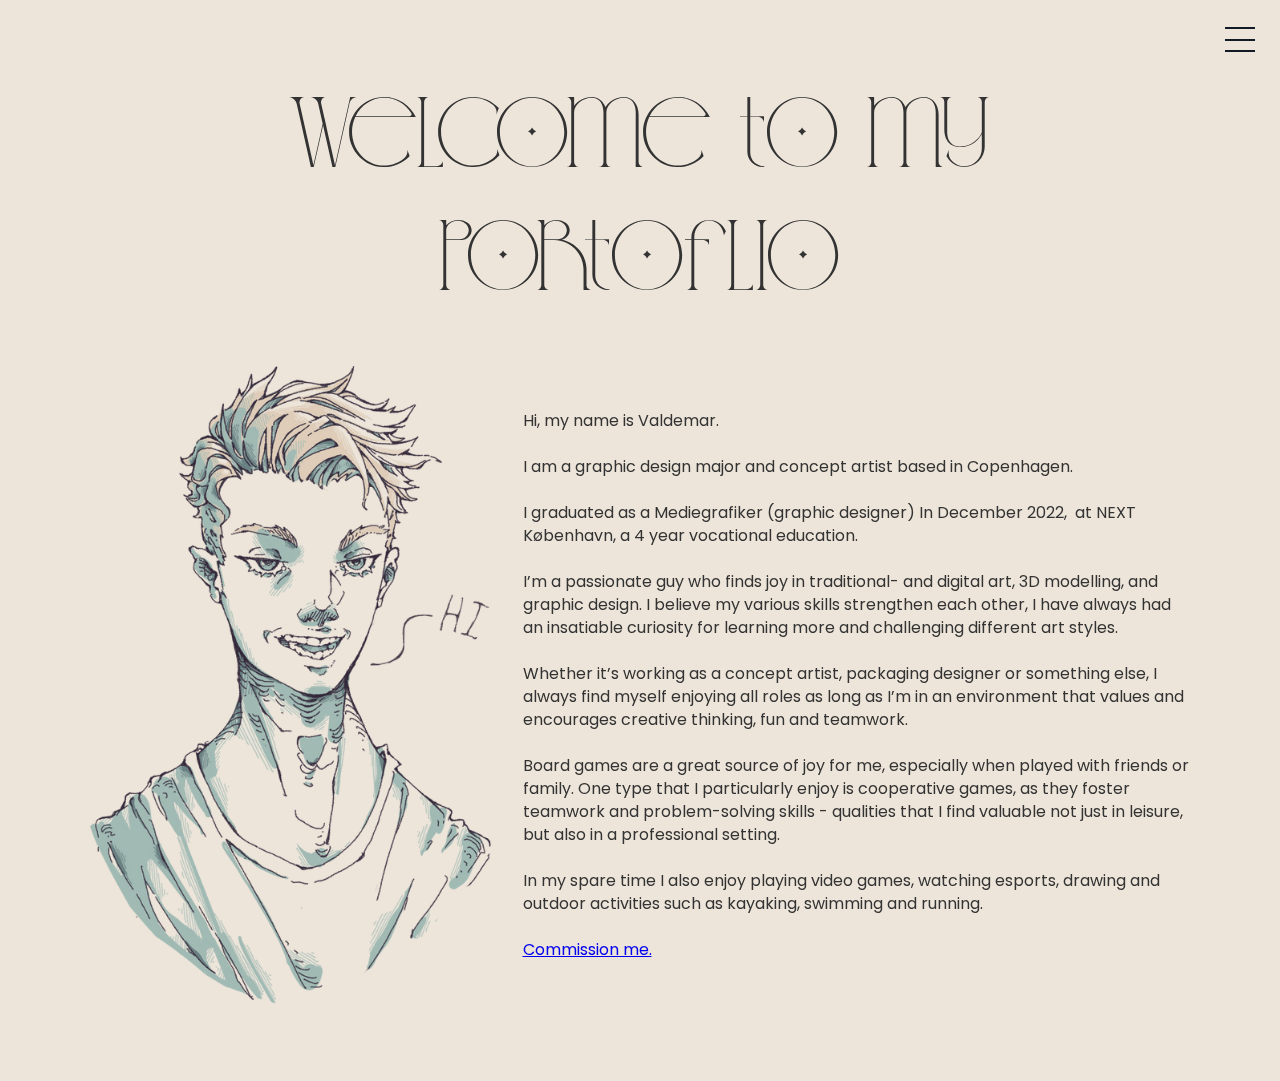
<file: index.html>
<!DOCTYPE html><!--  This site was created in Webflow. https://www.webflow.com  -->
<!--  Last Published: Tue Oct 03 2023 21:58:03 GMT+0000 (Coordinated Universal Time)  -->
<html data-wf-page="6385c7d5052ec6393c636719" data-wf-site="6385c7d5052ec6098f636718">
<head>
  <meta charset="utf-8">
  <title>Valdemar Sandblad</title>
  <meta content="width=device-width, initial-scale=1" name="viewport">
  <meta content="Webflow" name="generator">
  <link href="css/normalize.css" rel="stylesheet" type="text/css">
  <link href="css/webflow.css" rel="stylesheet" type="text/css">
  <link href="css/valdemar-sandblad.webflow.css" rel="stylesheet" type="text/css">
  <style>@media (min-width:992px) {html.w-mod-js:not(.w-mod-ix) [data-w-id="9e4a1d37-6441-8f1a-ed0b-c4c9593681ec"] {opacity:1;}html.w-mod-js:not(.w-mod-ix) [data-w-id="9e4a1d37-6441-8f1a-ed0b-c4c9593681ea"] {opacity:0;}html.w-mod-js:not(.w-mod-ix) [data-w-id="9e4a1d37-6441-8f1a-ed0b-c4c9593681fe"] {opacity:1;}html.w-mod-js:not(.w-mod-ix) [data-w-id="9e4a1d37-6441-8f1a-ed0b-c4c9593681fc"] {opacity:0;}html.w-mod-js:not(.w-mod-ix) [data-w-id="9e4a1d37-6441-8f1a-ed0b-c4c959368207"] {opacity:1;}html.w-mod-js:not(.w-mod-ix) [data-w-id="9e4a1d37-6441-8f1a-ed0b-c4c959368205"] {opacity:0;}html.w-mod-js:not(.w-mod-ix) [data-w-id="9e4a1d37-6441-8f1a-ed0b-c4c9593681f3"] {opacity:1;}html.w-mod-js:not(.w-mod-ix) [data-w-id="9e4a1d37-6441-8f1a-ed0b-c4c9593681f5"] {opacity:0;}}@media (max-width:991px) and (min-width:768px) {html.w-mod-js:not(.w-mod-ix) [data-w-id="9e4a1d37-6441-8f1a-ed0b-c4c9593681ec"] {opacity:1;}html.w-mod-js:not(.w-mod-ix) [data-w-id="9e4a1d37-6441-8f1a-ed0b-c4c9593681ea"] {opacity:0;}html.w-mod-js:not(.w-mod-ix) [data-w-id="9e4a1d37-6441-8f1a-ed0b-c4c9593681fe"] {opacity:1;}html.w-mod-js:not(.w-mod-ix) [data-w-id="9e4a1d37-6441-8f1a-ed0b-c4c9593681fc"] {opacity:0;}html.w-mod-js:not(.w-mod-ix) [data-w-id="9e4a1d37-6441-8f1a-ed0b-c4c959368207"] {opacity:1;}html.w-mod-js:not(.w-mod-ix) [data-w-id="9e4a1d37-6441-8f1a-ed0b-c4c959368205"] {opacity:0;}html.w-mod-js:not(.w-mod-ix) [data-w-id="9e4a1d37-6441-8f1a-ed0b-c4c9593681f3"] {opacity:1;}html.w-mod-js:not(.w-mod-ix) [data-w-id="9e4a1d37-6441-8f1a-ed0b-c4c9593681f5"] {opacity:0;}}</style>
  <script type="text/javascript">!function(o,c){var n=c.documentElement,t=" w-mod-";n.className+=t+"js",("ontouchstart"in o||o.DocumentTouch&&c instanceof DocumentTouch)&&(n.className+=t+"touch")}(window,document);</script>
  <link href="images/favicon.png" rel="shortcut icon" type="image/x-icon">
  <link href="images/webclip.png" rel="apple-touch-icon">
</head>
<body class="body">
  <div class="nav---burger-3">
    <a href="#" class="link-block-3 w-inline-block">
      <div data-w-id="9e4a1d37-6441-8f1a-ed0b-c4c9593681e0" class="nav---burger---button-3">
        <div data-w-id="9e4a1d37-6441-8f1a-ed0b-c4c9593681e1" class="line-3"></div>
        <div data-w-id="9e4a1d37-6441-8f1a-ed0b-c4c9593681e2" class="line-3"></div>
        <div data-w-id="9e4a1d37-6441-8f1a-ed0b-c4c9593681e3" class="line-3"></div>
      </div>
    </a>
  </div>
  <div style="opacity:0" class="nav---blur-3"></div>
  <div class="nav-3">
    <div class="nav---slabs">
      <div class="div-block-34"></div>
      <a href="/index.html" class="link-block-5 w-inline-block">
        <div data-w-id="9e4a1d37-6441-8f1a-ed0b-c4c9593681e9" class="eh">
          <h1 data-w-id="9e4a1d37-6441-8f1a-ed0b-c4c9593681ea" class="nav---text---hover">HI</h1>
          <h1 data-w-id="9e4a1d37-6441-8f1a-ed0b-c4c9593681ec" style="-webkit-transform:translate3d(0vw, 0, 0) scale3d(1, 1, 1) rotateX(0) rotateY(0) rotateZ(0) skew(0, 0);-moz-transform:translate3d(0vw, 0, 0) scale3d(1, 1, 1) rotateX(0) rotateY(0) rotateZ(0) skew(0, 0);-ms-transform:translate3d(0vw, 0, 0) scale3d(1, 1, 1) rotateX(0) rotateY(0) rotateZ(0) skew(0, 0);transform:translate3d(0vw, 0, 0) scale3d(1, 1, 1) rotateX(0) rotateY(0) rotateZ(0) skew(0, 0)" class="nav---text---active">home</h1>
        </div>
      </a>
      <link rel="prefetch" href="/index.html">
      <div data-w-id="9e4a1d37-6441-8f1a-ed0b-c4c9593681ee" style="-webkit-transform:translate3d(200vw, 0, 0) scale3d(1, 1, 1) rotateX(0) rotateY(0) rotateZ(0) skew(0, 0);-moz-transform:translate3d(200vw, 0, 0) scale3d(1, 1, 1) rotateX(0) rotateY(0) rotateZ(0) skew(0, 0);-ms-transform:translate3d(200vw, 0, 0) scale3d(1, 1, 1) rotateX(0) rotateY(0) rotateZ(0) skew(0, 0);transform:translate3d(200vw, 0, 0) scale3d(1, 1, 1) rotateX(0) rotateY(0) rotateZ(0) skew(0, 0)" class="div-block-35"></div>
    </div>
    <div class="nav---slabs">
      <div class="div-block-34"></div>/valdemar-sandblad-graphic-design
      <a href="/graphic-design.html" class="link-block-5 w-inline-block">
        <div data-w-id="9e4a1d37-6441-8f1a-ed0b-c4c9593681f2" class="eh">
          <h1 data-w-id="9e4a1d37-6441-8f1a-ed0b-c4c9593681f3" style="-webkit-transform:translate3d(200vw, 0, 0) scale3d(1, 1, 1) rotateX(0) rotateY(0) rotateZ(0) skew(0, 0);-moz-transform:translate3d(200vw, 0, 0) scale3d(1, 1, 1) rotateX(0) rotateY(0) rotateZ(0) skew(0, 0);-ms-transform:translate3d(200vw, 0, 0) scale3d(1, 1, 1) rotateX(0) rotateY(0) rotateZ(0) skew(0, 0);transform:translate3d(200vw, 0, 0) scale3d(1, 1, 1) rotateX(0) rotateY(0) rotateZ(0) skew(0, 0)" class="nav---text---active">graphic design</h1>
          <h1 data-w-id="9e4a1d37-6441-8f1a-ed0b-c4c9593681f5" style="-webkit-transform:translate3d(200vw, 0, 0) scale3d(1, 1, 1) rotateX(0) rotateY(0) rotateZ(0) skew(0, 0);-moz-transform:translate3d(200vw, 0, 0) scale3d(1, 1, 1) rotateX(0) rotateY(0) rotateZ(0) skew(0, 0);-ms-transform:translate3d(200vw, 0, 0) scale3d(1, 1, 1) rotateX(0) rotateY(0) rotateZ(0) skew(0, 0);transform:translate3d(200vw, 0, 0) scale3d(1, 1, 1) rotateX(0) rotateY(0) rotateZ(0) skew(0, 0)" class="nav---text---hover">wow!</h1>
        </div>
      </a>
      <link rel="prefetch" href="/graphic-design.html">
      <div data-w-id="9e4a1d37-6441-8f1a-ed0b-c4c9593681f7" style="-webkit-transform:translate3d(0vw, 0, 0) scale3d(1, 1, 1) rotateX(0) rotateY(0) rotateZ(0) skew(0, 0);-moz-transform:translate3d(0vw, 0, 0) scale3d(1, 1, 1) rotateX(0) rotateY(0) rotateZ(0) skew(0, 0);-ms-transform:translate3d(0vw, 0, 0) scale3d(1, 1, 1) rotateX(0) rotateY(0) rotateZ(0) skew(0, 0);transform:translate3d(0vw, 0, 0) scale3d(1, 1, 1) rotateX(0) rotateY(0) rotateZ(0) skew(0, 0)" class="div-block-35"></div>
    </div>
    <div class="nav---slabs">
      <div class="div-block-34"></div>
      <div data-w-id="9e4a1d37-6441-8f1a-ed0b-c4c9593681fa" class="eh">
        <a href="/art.html" class="link-block-5 w-inline-block">
          <h1 data-w-id="9e4a1d37-6441-8f1a-ed0b-c4c9593681fc" class="nav---text---hover">human made*</h1>
          <h1 data-w-id="9e4a1d37-6441-8f1a-ed0b-c4c9593681fe" style="-webkit-transform:translate3d(0vw, 0, 0) scale3d(1, 1, 1) rotateX(0) rotateY(0) rotateZ(0) skew(0, 0);-moz-transform:translate3d(0vw, 0, 0) scale3d(1, 1, 1) rotateX(0) rotateY(0) rotateZ(0) skew(0, 0);-ms-transform:translate3d(0vw, 0, 0) scale3d(1, 1, 1) rotateX(0) rotateY(0) rotateZ(0) skew(0, 0);transform:translate3d(0vw, 0, 0) scale3d(1, 1, 1) rotateX(0) rotateY(0) rotateZ(0) skew(0, 0)" class="nav---text---active">art</h1>
        </a>
        <link rel="prefetch" href="/art.html">
      </div>
      <div data-w-id="9e4a1d37-6441-8f1a-ed0b-c4c959368200" style="-webkit-transform:translate3d(200vw, 0, 0) scale3d(1, 1, 1) rotateX(0) rotateY(0) rotateZ(0) skew(0, 0);-moz-transform:translate3d(200vw, 0, 0) scale3d(1, 1, 1) rotateX(0) rotateY(0) rotateZ(0) skew(0, 0);-ms-transform:translate3d(200vw, 0, 0) scale3d(1, 1, 1) rotateX(0) rotateY(0) rotateZ(0) skew(0, 0);transform:translate3d(200vw, 0, 0) scale3d(1, 1, 1) rotateX(0) rotateY(0) rotateZ(0) skew(0, 0)" class="div-block-35"></div>
    </div>
    <div class="nav---slabs">
      <div class="div-block-34"></div>
      <div data-w-id="9e4a1d37-6441-8f1a-ed0b-c4c959368203" class="eh">
        <a href="/contact.html" class="link-block-5 w-inline-block">
          <h1 data-w-id="9e4a1d37-6441-8f1a-ed0b-c4c959368205" class="nav---text---hover">coffee?</h1>
          <h1 data-w-id="9e4a1d37-6441-8f1a-ed0b-c4c959368207" style="-webkit-transform:translate3d(200vw, 0, 0) scale3d(1, 1, 1) rotateX(0) rotateY(0) rotateZ(0) skew(0, 0);-moz-transform:translate3d(200vw, 0, 0) scale3d(1, 1, 1) rotateX(0) rotateY(0) rotateZ(0) skew(0, 0);-ms-transform:translate3d(200vw, 0, 0) scale3d(1, 1, 1) rotateX(0) rotateY(0) rotateZ(0) skew(0, 0);transform:translate3d(200vw, 0, 0) scale3d(1, 1, 1) rotateX(0) rotateY(0) rotateZ(0) skew(0, 0)" class="nav---text---active">CONTACT</h1>
        </a>
        <link rel="prefetch" href="/contact.html">
      </div>
      <div class="div-block-35"></div>
    </div>
  </div>
  <div class="div-block-4">
    <h1 class="heading">welcome to my portoflio</h1>
    <div class="div-block-3"><img src="images/self-portrait-cut-min.png" loading="lazy" sizes="(max-width: 479px) 70vw, (max-width: 767px) 50vw, 33vw" srcset="images/self-portrait-cut-min-p-500.png 500w, images/self-portrait-cut-min-p-800.png 800w, images/self-portrait-cut-min-p-1080.png 1080w, images/self-portrait-cut-min-p-1600.png 1600w, images/self-portrait-cut-min-p-2000.png 2000w, images/self-portrait-cut-min.png 2965w" alt="" class="image">
      <div class="text-block">Hi, my name is Valdemar. <br><br>I am a graphic design major and concept artist based in Copenhagen.<br><br>I graduated as a Mediegrafiker (graphic designer) In December 2022,  at NEXT København, a 4 year vocational education.<br><br>I’m a passionate guy who finds joy in traditional- and digital art, 3D modelling, and graphic design. I believe my various skills strengthen each other, I have always had an insatiable curiosity for learning more and challenging different art styles.<br><br>Whether it’s working as a concept artist, packaging designer or something else, I always find myself enjoying all roles as long as I’m in an environment that values and encourages creative thinking, fun and teamwork.<br><br>Board games are a great source of joy for me, especially when played with friends or family. One type that I particularly enjoy is cooperative games, as they foster teamwork and problem-solving skills - qualities that I find valuable not just in leisure, but also in a professional setting.<br><br>In my spare time I also enjoy playing video games, watching esports, drawing and outdoor activities such as kayaking, swimming and running.<br><br>
        <a href="https://vol-commissions.webflow.io/" target="_blank">Commission me.</a>
      </div>
      <div id="w-node-f5ef8236-1705-ecc7-8869-32daa404bebc-3c636719" class="div-block-11"></div>
      <a href="/graphic-design.html" class="link-block-2 w-inline-block">
        <div class="text-field-copy">
          <div class="div-block-10">
            <div class="text-block-4">My Graphic Design</div>
          </div>
        </div>
      </a>
      <div id="w-node-_69fdf773-b6a8-1611-f8a4-2b60be56a70a-3c636719" class="div-block-11"></div>
      <a href="#" class="link-block-2 w-inline-block">
        <div class="text-field-copy">
          <div class="div-block-10">
            <div class="text-block-4">My Art</div>
          </div>
        </div>
      </a>
      <div id="w-node-f0946a8b-9337-07a3-092b-95c733d3007d-3c636719" class="div-block-11"></div>
      <a href="/contact.html" class="link-block-2 w-inline-block">
        <div class="text-field-copy">
          <div class="div-block-10">
            <div class="text-block-4">Contact Me</div>
          </div>
        </div>
      </a>
    </div>
  </div>
  <div class="div-block-12-copyy-copy">
    <div class="div-block-12-copy">
      <div class="div-block-12">
        <a href="/graphic-design.html" class="buttons w-inline-block">
          <div class="text-field-copy">
            <div class="div-block-10">
              <div class="text-block-4">My Graphic Design</div>
            </div>
          </div>
        </a>
        <a href="#" class="buttons w-inline-block">
          <div class="text-field-copy">
            <div class="div-block-10">
              <div class="text-block-4">My Art</div>
            </div>
          </div>
        </a>
        <a href="/contact.html" class="buttons w-inline-block">
          <div class="text-field-copy">
            <div class="div-block-10">
              <div class="text-block-4">Contact Me</div>
            </div>
          </div>
        </a>
      </div>
    </div>
  </div>
  <div class="div-block-12-copyy"></div>
  <div class="container w-container">
    <div class="nav-hover-dummy"></div>
    <div class="nav-active-dummy"></div>
  </div>
  <script src="https://d3e54v103j8qbb.cloudfront.net/js/jquery-3.5.1.min.dc5e7f18c8.js?site=6385c7d5052ec6098f636718" type="text/javascript" integrity="sha256-9/aliU8dGd2tb6OSsuzixeV4y/faTqgFtohetphbbj0=" crossorigin="anonymous"></script>
  <script src="js/webflow.js" type="text/javascript"></script>
</body>
</html>
</file>
<file: css/webflow.css>
@font-face {
  font-family: 'webflow-icons';
  src: url("[data-uri]") format('truetype');
  font-weight: normal;
  font-style: normal;
}
[class^="w-icon-"],
[class*=" w-icon-"] {
  /* use !important to prevent issues with browser extensions that change fonts */
  font-family: 'webflow-icons' !important;
  speak: none;
  font-style: normal;
  font-weight: normal;
  font-variant: normal;
  text-transform: none;
  line-height: 1;
  /* Better Font Rendering =========== */
  -webkit-font-smoothing: antialiased;
  -moz-osx-font-smoothing: grayscale;
}
.w-icon-slider-right:before {
  content: "\e600";
}
.w-icon-slider-left:before {
  content: "\e601";
}
.w-icon-nav-menu:before {
  content: "\e602";
}
.w-icon-arrow-down:before,
.w-icon-dropdown-toggle:before {
  content: "\e603";
}
.w-icon-file-upload-remove:before {
  content: "\e900";
}
.w-icon-file-upload-icon:before {
  content: "\e903";
}
* {
  -webkit-box-sizing: border-box;
  -moz-box-sizing: border-box;
  box-sizing: border-box;
}
html {
  height: 100%;
}
body {
  margin: 0;
  min-height: 100%;
  background-color: #fff;
  font-family: Arial, sans-serif;
  font-size: 14px;
  line-height: 20px;
  color: #333;
}
img {
  max-width: 100%;
  vertical-align: middle;
  display: inline-block;
}
html.w-mod-touch * {
  background-attachment: scroll !important;
}
.w-block {
  display: block;
}
.w-inline-block {
  max-width: 100%;
  display: inline-block;
}
.w-clearfix:before,
.w-clearfix:after {
  content: " ";
  display: table;
  grid-column-start: 1;
  grid-row-start: 1;
  grid-column-end: 2;
  grid-row-end: 2;
}
.w-clearfix:after {
  clear: both;
}
.w-hidden {
  display: none;
}
.w-button {
  display: inline-block;
  padding: 9px 15px;
  background-color: #3898EC;
  color: white;
  border: 0;
  line-height: inherit;
  text-decoration: none;
  cursor: pointer;
  border-radius: 0;
}
input.w-button {
  -webkit-appearance: button;
}
html[data-w-dynpage] [data-w-cloak] {
  color: transparent !important;
}
.w-webflow-badge,
.w-webflow-badge * {
  position: static;
  left: auto;
  top: auto;
  right: auto;
  bottom: auto;
  z-index: auto;
  display: block;
  visibility: visible;
  overflow: visible;
  overflow-x: visible;
  overflow-y: visible;
  box-sizing: border-box;
  width: auto;
  height: auto;
  max-height: none;
  max-width: none;
  min-height: 0;
  min-width: 0;
  margin: 0;
  padding: 0;
  float: none;
  clear: none;
  border: 0 none transparent;
  border-radius: 0;
  background: none;
  background-image: none;
  background-position: 0% 0%;
  background-size: auto auto;
  background-repeat: repeat;
  background-origin: padding-box;
  background-clip: border-box;
  background-attachment: scroll;
  background-color: transparent;
  box-shadow: none;
  opacity: 1;
  transform: none;
  transition: none;
  direction: ltr;
  font-family: inherit;
  font-weight: inherit;
  color: inherit;
  font-size: inherit;
  line-height: inherit;
  font-style: inherit;
  font-variant: inherit;
  text-align: inherit;
  letter-spacing: inherit;
  text-decoration: inherit;
  text-indent: 0;
  text-transform: inherit;
  list-style-type: disc;
  text-shadow: none;
  font-smoothing: auto;
  vertical-align: baseline;
  cursor: inherit;
  white-space: inherit;
  word-break: normal;
  word-spacing: normal;
  word-wrap: normal;
}
.w-webflow-badge {
  position: fixed !important;
  display: inline-block !important;
  visibility: visible !important;
  z-index: 2147483647 !important;
  top: auto !important;
  right: 12px !important;
  bottom: 12px !important;
  left: auto !important;
  color: #AAADB0 !important;
  background-color: #fff !important;
  border-radius: 3px !important;
  padding: 6px 8px 6px 6px !important;
  font-size: 12px !important;
  opacity: 1 !important;
  line-height: 14px !important;
  text-decoration: none !important;
  transform: none !important;
  margin: 0 !important;
  width: auto !important;
  height: auto !important;
  overflow: visible !important;
  white-space: nowrap;
  box-shadow: 0 0 0 1px rgba(0, 0, 0, 0.1), 0px 1px 3px rgba(0, 0, 0, 0.1);
  cursor: pointer;
}
.w-webflow-badge > img {
  display: inline-block !important;
  visibility: visible !important;
  opacity: 1 !important;
  vertical-align: middle !important;
}
h1,
h2,
h3,
h4,
h5,
h6 {
  font-weight: bold;
  margin-bottom: 10px;
}
h1 {
  font-size: 38px;
  line-height: 44px;
  margin-top: 20px;
}
h2 {
  font-size: 32px;
  line-height: 36px;
  margin-top: 20px;
}
h3 {
  font-size: 24px;
  line-height: 30px;
  margin-top: 20px;
}
h4 {
  font-size: 18px;
  line-height: 24px;
  margin-top: 10px;
}
h5 {
  font-size: 14px;
  line-height: 20px;
  margin-top: 10px;
}
h6 {
  font-size: 12px;
  line-height: 18px;
  margin-top: 10px;
}
p {
  margin-top: 0;
  margin-bottom: 10px;
}
blockquote {
  margin: 0 0 10px 0;
  padding: 10px 20px;
  border-left: 5px solid #E2E2E2;
  font-size: 18px;
  line-height: 22px;
}
figure {
  margin: 0;
  margin-bottom: 10px;
}
figcaption {
  margin-top: 5px;
  text-align: center;
}
ul,
ol {
  margin-top: 0px;
  margin-bottom: 10px;
  padding-left: 40px;
}
.w-list-unstyled {
  padding-left: 0;
  list-style: none;
}
.w-embed:before,
.w-embed:after {
  content: " ";
  display: table;
  grid-column-start: 1;
  grid-row-start: 1;
  grid-column-end: 2;
  grid-row-end: 2;
}
.w-embed:after {
  clear: both;
}
.w-video {
  width: 100%;
  position: relative;
  padding: 0;
}
.w-video iframe,
.w-video object,
.w-video embed {
  position: absolute;
  top: 0;
  left: 0;
  width: 100%;
  height: 100%;
  border: none;
}
fieldset {
  padding: 0;
  margin: 0;
  border: 0;
}
button,
[type='button'],
[type='reset'] {
  border: 0;
  cursor: pointer;
  -webkit-appearance: button;
}
.w-form {
  margin: 0 0 15px;
}
.w-form-done {
  display: none;
  padding: 20px;
  text-align: center;
  background-color: #dddddd;
}
.w-form-fail {
  display: none;
  margin-top: 10px;
  padding: 10px;
  background-color: #ffdede;
}
label {
  display: block;
  margin-bottom: 5px;
  font-weight: bold;
}
.w-input,
.w-select {
  display: block;
  width: 100%;
  height: 38px;
  padding: 8px 12px;
  margin-bottom: 10px;
  font-size: 14px;
  line-height: 1.42857143;
  color: #333333;
  vertical-align: middle;
  background-color: #ffffff;
  border: 1px solid #cccccc;
}
.w-input:-moz-placeholder,
.w-select:-moz-placeholder {
  color: #999;
}
.w-input::-moz-placeholder,
.w-select::-moz-placeholder {
  color: #999;
  opacity: 1;
}
.w-input::-webkit-input-placeholder,
.w-select::-webkit-input-placeholder {
  color: #999;
}
.w-input:focus,
.w-select:focus {
  border-color: #3898EC;
  outline: 0;
}
.w-input[disabled],
.w-select[disabled],
.w-input[readonly],
.w-select[readonly],
fieldset[disabled] .w-input,
fieldset[disabled] .w-select {
  cursor: not-allowed;
}
.w-input[disabled]:not(.w-input-disabled),
.w-select[disabled]:not(.w-input-disabled),
.w-input[readonly],
.w-select[readonly],
fieldset[disabled]:not(.w-input-disabled) .w-input,
fieldset[disabled]:not(.w-input-disabled) .w-select {
  background-color: #eeeeee;
}
textarea.w-input,
textarea.w-select {
  height: auto;
}
.w-select {
  background-color: #f3f3f3;
}
.w-select[multiple] {
  height: auto;
}
.w-form-label {
  display: inline-block;
  cursor: pointer;
  font-weight: normal;
  margin-bottom: 0px;
}
.w-radio {
  display: block;
  margin-bottom: 5px;
  padding-left: 20px;
}
.w-radio:before,
.w-radio:after {
  content: " ";
  display: table;
  grid-column-start: 1;
  grid-row-start: 1;
  grid-column-end: 2;
  grid-row-end: 2;
}
.w-radio:after {
  clear: both;
}
.w-radio-input {
  margin: 4px 0 0;
  line-height: normal;
  float: left;
  margin-left: -20px;
}
.w-radio-input {
  margin-top: 3px;
}
.w-file-upload {
  display: block;
  margin-bottom: 10px;
}
.w-file-upload-input {
  width: 0.1px;
  height: 0.1px;
  opacity: 0;
  overflow: hidden;
  position: absolute;
  z-index: -100;
}
.w-file-upload-default,
.w-file-upload-uploading,
.w-file-upload-success {
  display: inline-block;
  color: #333333;
}
.w-file-upload-error {
  display: block;
  margin-top: 10px;
}
.w-file-upload-default.w-hidden,
.w-file-upload-uploading.w-hidden,
.w-file-upload-error.w-hidden,
.w-file-upload-success.w-hidden {
  display: none;
}
.w-file-upload-uploading-btn {
  display: flex;
  font-size: 14px;
  font-weight: normal;
  cursor: pointer;
  margin: 0;
  padding: 8px 12px;
  border: 1px solid #cccccc;
  background-color: #fafafa;
}
.w-file-upload-file {
  display: flex;
  flex-grow: 1;
  justify-content: space-between;
  margin: 0;
  padding: 8px 9px 8px 11px;
  border: 1px solid #cccccc;
  background-color: #fafafa;
}
.w-file-upload-file-name {
  font-size: 14px;
  font-weight: normal;
  display: block;
}
.w-file-remove-link {
  margin-top: 3px;
  margin-left: 10px;
  width: auto;
  height: auto;
  padding: 3px;
  display: block;
  cursor: pointer;
}
.w-icon-file-upload-remove {
  margin: auto;
  font-size: 10px;
}
.w-file-upload-error-msg {
  display: inline-block;
  color: #ea384c;
  padding: 2px 0;
}
.w-file-upload-info {
  display: inline-block;
  line-height: 38px;
  padding: 0 12px;
}
.w-file-upload-label {
  display: inline-block;
  font-size: 14px;
  font-weight: normal;
  cursor: pointer;
  margin: 0;
  padding: 8px 12px;
  border: 1px solid #cccccc;
  background-color: #fafafa;
}
.w-icon-file-upload-icon,
.w-icon-file-upload-uploading {
  display: inline-block;
  margin-right: 8px;
  width: 20px;
}
.w-icon-file-upload-uploading {
  height: 20px;
}
.w-container {
  margin-left: auto;
  margin-right: auto;
  max-width: 940px;
}
.w-container:before,
.w-container:after {
  content: " ";
  display: table;
  grid-column-start: 1;
  grid-row-start: 1;
  grid-column-end: 2;
  grid-row-end: 2;
}
.w-container:after {
  clear: both;
}
.w-container .w-row {
  margin-left: -10px;
  margin-right: -10px;
}
.w-row:before,
.w-row:after {
  content: " ";
  display: table;
  grid-column-start: 1;
  grid-row-start: 1;
  grid-column-end: 2;
  grid-row-end: 2;
}
.w-row:after {
  clear: both;
}
.w-row .w-row {
  margin-left: 0;
  margin-right: 0;
}
.w-col {
  position: relative;
  float: left;
  width: 100%;
  min-height: 1px;
  padding-left: 10px;
  padding-right: 10px;
}
.w-col .w-col {
  padding-left: 0;
  padding-right: 0;
}
.w-col-1 {
  width: 8.33333333%;
}
.w-col-2 {
  width: 16.66666667%;
}
.w-col-3 {
  width: 25%;
}
.w-col-4 {
  width: 33.33333333%;
}
.w-col-5 {
  width: 41.66666667%;
}
.w-col-6 {
  width: 50%;
}
.w-col-7 {
  width: 58.33333333%;
}
.w-col-8 {
  width: 66.66666667%;
}
.w-col-9 {
  width: 75%;
}
.w-col-10 {
  width: 83.33333333%;
}
.w-col-11 {
  width: 91.66666667%;
}
.w-col-12 {
  width: 100%;
}
.w-hidden-main {
  display: none !important;
}
@media screen and (max-width: 991px) {
  .w-container {
    max-width: 728px;
  }
  .w-hidden-main {
    display: inherit !important;
  }
  .w-hidden-medium {
    display: none !important;
  }
  .w-col-medium-1 {
    width: 8.33333333%;
  }
  .w-col-medium-2 {
    width: 16.66666667%;
  }
  .w-col-medium-3 {
    width: 25%;
  }
  .w-col-medium-4 {
    width: 33.33333333%;
  }
  .w-col-medium-5 {
    width: 41.66666667%;
  }
  .w-col-medium-6 {
    width: 50%;
  }
  .w-col-medium-7 {
    width: 58.33333333%;
  }
  .w-col-medium-8 {
    width: 66.66666667%;
  }
  .w-col-medium-9 {
    width: 75%;
  }
  .w-col-medium-10 {
    width: 83.33333333%;
  }
  .w-col-medium-11 {
    width: 91.66666667%;
  }
  .w-col-medium-12 {
    width: 100%;
  }
  .w-col-stack {
    width: 100%;
    left: auto;
    right: auto;
  }
}
@media screen and (max-width: 767px) {
  .w-hidden-main {
    display: inherit !important;
  }
  .w-hidden-medium {
    display: inherit !important;
  }
  .w-hidden-small {
    display: none !important;
  }
  .w-row,
  .w-container .w-row {
    margin-left: 0;
    margin-right: 0;
  }
  .w-col {
    width: 100%;
    left: auto;
    right: auto;
  }
  .w-col-small-1 {
    width: 8.33333333%;
  }
  .w-col-small-2 {
    width: 16.66666667%;
  }
  .w-col-small-3 {
    width: 25%;
  }
  .w-col-small-4 {
    width: 33.33333333%;
  }
  .w-col-small-5 {
    width: 41.66666667%;
  }
  .w-col-small-6 {
    width: 50%;
  }
  .w-col-small-7 {
    width: 58.33333333%;
  }
  .w-col-small-8 {
    width: 66.66666667%;
  }
  .w-col-small-9 {
    width: 75%;
  }
  .w-col-small-10 {
    width: 83.33333333%;
  }
  .w-col-small-11 {
    width: 91.66666667%;
  }
  .w-col-small-12 {
    width: 100%;
  }
}
@media screen and (max-width: 479px) {
  .w-container {
    max-width: none;
  }
  .w-hidden-main {
    display: inherit !important;
  }
  .w-hidden-medium {
    display: inherit !important;
  }
  .w-hidden-small {
    display: inherit !important;
  }
  .w-hidden-tiny {
    display: none !important;
  }
  .w-col {
    width: 100%;
  }
  .w-col-tiny-1 {
    width: 8.33333333%;
  }
  .w-col-tiny-2 {
    width: 16.66666667%;
  }
  .w-col-tiny-3 {
    width: 25%;
  }
  .w-col-tiny-4 {
    width: 33.33333333%;
  }
  .w-col-tiny-5 {
    width: 41.66666667%;
  }
  .w-col-tiny-6 {
    width: 50%;
  }
  .w-col-tiny-7 {
    width: 58.33333333%;
  }
  .w-col-tiny-8 {
    width: 66.66666667%;
  }
  .w-col-tiny-9 {
    width: 75%;
  }
  .w-col-tiny-10 {
    width: 83.33333333%;
  }
  .w-col-tiny-11 {
    width: 91.66666667%;
  }
  .w-col-tiny-12 {
    width: 100%;
  }
}
.w-widget {
  position: relative;
}
.w-widget-map {
  width: 100%;
  height: 400px;
}
.w-widget-map label {
  width: auto;
  display: inline;
}
.w-widget-map img {
  max-width: inherit;
}
.w-widget-map .gm-style-iw {
  text-align: center;
}
.w-widget-map .gm-style-iw > button {
  display: none !important;
}
.w-widget-twitter {
  overflow: hidden;
}
.w-widget-twitter-count-shim {
  display: inline-block;
  vertical-align: top;
  position: relative;
  width: 28px;
  height: 20px;
  text-align: center;
  background: white;
  border: #758696 solid 1px;
  border-radius: 3px;
}
.w-widget-twitter-count-shim * {
  pointer-events: none;
  -webkit-user-select: none;
  -moz-user-select: none;
  -ms-user-select: none;
  user-select: none;
}
.w-widget-twitter-count-shim .w-widget-twitter-count-inner {
  position: relative;
  font-size: 15px;
  line-height: 12px;
  text-align: center;
  color: #999;
  font-family: serif;
}
.w-widget-twitter-count-shim .w-widget-twitter-count-clear {
  position: relative;
  display: block;
}
.w-widget-twitter-count-shim.w--large {
  width: 36px;
  height: 28px;
}
.w-widget-twitter-count-shim.w--large .w-widget-twitter-count-inner {
  font-size: 18px;
  line-height: 18px;
}
.w-widget-twitter-count-shim:not(.w--vertical) {
  margin-left: 5px;
  margin-right: 8px;
}
.w-widget-twitter-count-shim:not(.w--vertical).w--large {
  margin-left: 6px;
}
.w-widget-twitter-count-shim:not(.w--vertical):before,
.w-widget-twitter-count-shim:not(.w--vertical):after {
  top: 50%;
  left: 0;
  border: solid transparent;
  content: ' ';
  height: 0;
  width: 0;
  position: absolute;
  pointer-events: none;
}
.w-widget-twitter-count-shim:not(.w--vertical):before {
  border-color: rgba(117, 134, 150, 0);
  border-right-color: #5d6c7b;
  border-width: 4px;
  margin-left: -9px;
  margin-top: -4px;
}
.w-widget-twitter-count-shim:not(.w--vertical).w--large:before {
  border-width: 5px;
  margin-left: -10px;
  margin-top: -5px;
}
.w-widget-twitter-count-shim:not(.w--vertical):after {
  border-color: rgba(255, 255, 255, 0);
  border-right-color: white;
  border-width: 4px;
  margin-left: -8px;
  margin-top: -4px;
}
.w-widget-twitter-count-shim:not(.w--vertical).w--large:after {
  border-width: 5px;
  margin-left: -9px;
  margin-top: -5px;
}
.w-widget-twitter-count-shim.w--vertical {
  width: 61px;
  height: 33px;
  margin-bottom: 8px;
}
.w-widget-twitter-count-shim.w--vertical:before,
.w-widget-twitter-count-shim.w--vertical:after {
  top: 100%;
  left: 50%;
  border: solid transparent;
  content: ' ';
  height: 0;
  width: 0;
  position: absolute;
  pointer-events: none;
}
.w-widget-twitter-count-shim.w--vertical:before {
  border-color: rgba(117, 134, 150, 0);
  border-top-color: #5d6c7b;
  border-width: 5px;
  margin-left: -5px;
}
.w-widget-twitter-count-shim.w--vertical:after {
  border-color: rgba(255, 255, 255, 0);
  border-top-color: white;
  border-width: 4px;
  margin-left: -4px;
}
.w-widget-twitter-count-shim.w--vertical .w-widget-twitter-count-inner {
  font-size: 18px;
  line-height: 22px;
}
.w-widget-twitter-count-shim.w--vertical.w--large {
  width: 76px;
}
.w-background-video {
  position: relative;
  overflow: hidden;
  height: 500px;
  color: white;
}
.w-background-video > video {
  background-size: cover;
  background-position: 50% 50%;
  position: absolute;
  margin: auto;
  width: 100%;
  height: 100%;
  right: -100%;
  bottom: -100%;
  top: -100%;
  left: -100%;
  object-fit: cover;
  z-index: -100;
}
.w-background-video > video::-webkit-media-controls-start-playback-button {
  display: none !important;
  -webkit-appearance: none;
}
.w-background-video--control {
  position: absolute;
  bottom: 1em;
  right: 1em;
  background-color: transparent;
  padding: 0;
}
.w-background-video--control > [hidden] {
  display: none !important;
}
.w-slider {
  position: relative;
  height: 300px;
  text-align: center;
  background: #dddddd;
  clear: both;
  -webkit-tap-highlight-color: rgba(0, 0, 0, 0);
  tap-highlight-color: rgba(0, 0, 0, 0);
}
.w-slider-mask {
  position: relative;
  display: block;
  overflow: hidden;
  z-index: 1;
  left: 0;
  right: 0;
  height: 100%;
  white-space: nowrap;
}
.w-slide {
  position: relative;
  display: inline-block;
  vertical-align: top;
  width: 100%;
  height: 100%;
  white-space: normal;
  text-align: left;
}
.w-slider-nav {
  position: absolute;
  z-index: 2;
  top: auto;
  right: 0;
  bottom: 0;
  left: 0;
  margin: auto;
  padding-top: 10px;
  height: 40px;
  text-align: center;
  -webkit-tap-highlight-color: rgba(0, 0, 0, 0);
  tap-highlight-color: rgba(0, 0, 0, 0);
}
.w-slider-nav.w-round > div {
  border-radius: 100%;
}
.w-slider-nav.w-num > div {
  width: auto;
  height: auto;
  padding: 0.2em 0.5em;
  font-size: inherit;
  line-height: inherit;
}
.w-slider-nav.w-shadow > div {
  box-shadow: 0 0 3px rgba(51, 51, 51, 0.4);
}
.w-slider-nav-invert {
  color: #fff;
}
.w-slider-nav-invert > div {
  background-color: rgba(34, 34, 34, 0.4);
}
.w-slider-nav-invert > div.w-active {
  background-color: #222;
}
.w-slider-dot {
  position: relative;
  display: inline-block;
  width: 1em;
  height: 1em;
  background-color: rgba(255, 255, 255, 0.4);
  cursor: pointer;
  margin: 0 3px 0.5em;
  transition: background-color 100ms, color 100ms;
}
.w-slider-dot.w-active {
  background-color: #fff;
}
.w-slider-dot:focus {
  outline: none;
  box-shadow: 0px 0px 0px 2px #fff;
}
.w-slider-dot:focus.w-active {
  box-shadow: none;
}
.w-slider-arrow-left,
.w-slider-arrow-right {
  position: absolute;
  width: 80px;
  top: 0;
  right: 0;
  bottom: 0;
  left: 0;
  margin: auto;
  cursor: pointer;
  overflow: hidden;
  color: white;
  font-size: 40px;
  -webkit-tap-highlight-color: rgba(0, 0, 0, 0);
  tap-highlight-color: rgba(0, 0, 0, 0);
  -webkit-user-select: none;
  -moz-user-select: none;
  -ms-user-select: none;
  user-select: none;
}
.w-slider-arrow-left [class^='w-icon-'],
.w-slider-arrow-right [class^='w-icon-'],
.w-slider-arrow-left [class*=' w-icon-'],
.w-slider-arrow-right [class*=' w-icon-'] {
  position: absolute;
}
.w-slider-arrow-left:focus,
.w-slider-arrow-right:focus {
  outline: 0;
}
.w-slider-arrow-left {
  z-index: 3;
  right: auto;
}
.w-slider-arrow-right {
  z-index: 4;
  left: auto;
}
.w-icon-slider-left,
.w-icon-slider-right {
  top: 0;
  right: 0;
  bottom: 0;
  left: 0;
  margin: auto;
  width: 1em;
  height: 1em;
}
.w-slider-aria-label {
  border: 0;
  clip: rect(0 0 0 0);
  height: 1px;
  margin: -1px;
  overflow: hidden;
  padding: 0;
  position: absolute;
  width: 1px;
}
.w-slider-force-show {
  display: block !important;
}
.w-dropdown {
  display: inline-block;
  position: relative;
  text-align: left;
  margin-left: auto;
  margin-right: auto;
  z-index: 900;
}
.w-dropdown-btn,
.w-dropdown-toggle,
.w-dropdown-link {
  position: relative;
  vertical-align: top;
  text-decoration: none;
  color: #222222;
  padding: 20px;
  text-align: left;
  margin-left: auto;
  margin-right: auto;
  white-space: nowrap;
}
.w-dropdown-toggle {
  -webkit-user-select: none;
  -moz-user-select: none;
  -ms-user-select: none;
  user-select: none;
  display: inline-block;
  cursor: pointer;
  padding-right: 40px;
}
.w-dropdown-toggle:focus {
  outline: 0;
}
.w-icon-dropdown-toggle {
  position: absolute;
  top: 0;
  right: 0;
  bottom: 0;
  margin: auto;
  margin-right: 20px;
  width: 1em;
  height: 1em;
}
.w-dropdown-list {
  position: absolute;
  background: #dddddd;
  display: none;
  min-width: 100%;
}
.w-dropdown-list.w--open {
  display: block;
}
.w-dropdown-link {
  padding: 10px 20px;
  display: block;
  color: #222222;
}
.w-dropdown-link.w--current {
  color: #0082f3;
}
.w-dropdown-link:focus {
  outline: 0;
}
@media screen and (max-width: 767px) {
  .w-nav-brand {
    padding-left: 10px;
  }
}
/**
 * ## Note
 * Safari (on both iOS and OS X) does not handle viewport units (vh, vw) well.
 * For example percentage units do not work on descendants of elements that
 * have any dimensions expressed in viewport units. It also doesn’t handle them at
 * all in `calc()`.
 */
/**
 * Wrapper around all lightbox elements
 *
 * 1. Since the lightbox can receive focus, IE also gives it an outline.
 * 2. Fixes flickering on Chrome when a transition is in progress
 *    underneath the lightbox.
 */
.w-lightbox-backdrop {
  cursor: auto;
  font-style: normal;
  letter-spacing: normal;
  list-style: disc;
  text-indent: 0;
  text-shadow: none;
  text-transform: none;
  visibility: visible;
  white-space: normal;
  word-break: normal;
  word-spacing: normal;
  word-wrap: normal;
  position: fixed;
  top: 0;
  right: 0;
  bottom: 0;
  left: 0;
  color: #fff;
  font-family: "Helvetica Neue", Helvetica, Ubuntu, "Segoe UI", Verdana, sans-serif;
  font-size: 17px;
  line-height: 1.2;
  font-weight: 300;
  text-align: center;
  background: rgba(0, 0, 0, 0.9);
  z-index: 2000;
  outline: 0;
  /* 1 */
  opacity: 0;
  -webkit-user-select: none;
  -moz-user-select: none;
  -webkit-tap-highlight-color: transparent;
  -webkit-transform: translate(0, 0);
  /* 2 */
}
/**
 * Neat trick to bind the rubberband effect to our canvas instead of the whole
 * document on iOS. It also prevents a bug that causes the document underneath to scroll.
 */
.w-lightbox-backdrop,
.w-lightbox-container {
  height: 100%;
  overflow: auto;
  -webkit-overflow-scrolling: touch;
}
.w-lightbox-content {
  position: relative;
  height: 100vh;
  overflow: hidden;
}
.w-lightbox-view {
  position: absolute;
  width: 100vw;
  height: 100vh;
  opacity: 0;
}
.w-lightbox-view:before {
  content: "";
  height: 100vh;
}
/* .w-lightbox-content */
.w-lightbox-group,
.w-lightbox-group .w-lightbox-view,
.w-lightbox-group .w-lightbox-view:before {
  height: 86vh;
}
.w-lightbox-frame,
.w-lightbox-view:before {
  display: inline-block;
  vertical-align: middle;
}
/*
 * 1. Remove default margin set by user-agent on the <figure> element.
 */
.w-lightbox-figure {
  position: relative;
  margin: 0;
  /* 1 */
}
.w-lightbox-group .w-lightbox-figure {
  cursor: pointer;
}
/**
 * IE adds image dimensions as width and height attributes on the IMG tag,
 * but we need both width and height to be set to auto to enable scaling.
 */
.w-lightbox-img {
  width: auto;
  height: auto;
  max-width: none;
}
/**
 * 1. Reset if style is set by user on "All Images"
 */
.w-lightbox-image {
  display: block;
  float: none;
  /* 1 */
  max-width: 100vw;
  max-height: 100vh;
}
.w-lightbox-group .w-lightbox-image {
  max-height: 86vh;
}
.w-lightbox-caption {
  position: absolute;
  right: 0;
  bottom: 0;
  left: 0;
  padding: 0.5em 1em;
  background: rgba(0, 0, 0, 0.4);
  text-align: left;
  text-overflow: ellipsis;
  white-space: nowrap;
  overflow: hidden;
}
.w-lightbox-embed {
  position: absolute;
  top: 0;
  right: 0;
  bottom: 0;
  left: 0;
  width: 100%;
  height: 100%;
}
.w-lightbox-control {
  position: absolute;
  top: 0;
  width: 4em;
  background-size: 24px;
  background-repeat: no-repeat;
  background-position: center;
  cursor: pointer;
  -webkit-transition: all 0.3s;
  transition: all 0.3s;
}
.w-lightbox-left {
  display: none;
  bottom: 0;
  left: 0;
  /* <svg xmlns="http://www.w3.org/2000/svg" viewBox="-20 0 24 40" width="24" height="40"><g transform="rotate(45)"><path d="m0 0h5v23h23v5h-28z" opacity=".4"/><path d="m1 1h3v23h23v3h-26z" fill="#fff"/></g></svg> */
  background-image: url("[data-uri]");
}
.w-lightbox-right {
  display: none;
  right: 0;
  bottom: 0;
  /* <svg xmlns="http://www.w3.org/2000/svg" viewBox="-4 0 24 40" width="24" height="40"><g transform="rotate(45)"><path d="m0-0h28v28h-5v-23h-23z" opacity=".4"/><path d="m1 1h26v26h-3v-23h-23z" fill="#fff"/></g></svg> */
  background-image: url("[data-uri]");
}
/*
 * Without specifying the with and height inside the SVG, all versions of IE render the icon too small.
 * The bug does not seem to manifest itself if the elements are tall enough such as the above arrows.
 * (http://stackoverflow.com/questions/16092114/background-size-differs-in-internet-explorer)
 */
.w-lightbox-close {
  right: 0;
  height: 2.6em;
  /* <svg xmlns="http://www.w3.org/2000/svg" viewBox="-4 0 18 17" width="18" height="17"><g transform="rotate(45)"><path d="m0 0h7v-7h5v7h7v5h-7v7h-5v-7h-7z" opacity=".4"/><path d="m1 1h7v-7h3v7h7v3h-7v7h-3v-7h-7z" fill="#fff"/></g></svg> */
  background-image: url("[data-uri]");
  background-size: 18px;
}
/**
 * 1. All IE versions add extra space at the bottom without this.
 */
.w-lightbox-strip {
  position: absolute;
  bottom: 0;
  left: 0;
  right: 0;
  padding: 0 1vh;
  line-height: 0;
  /* 1 */
  white-space: nowrap;
  overflow-x: auto;
  overflow-y: hidden;
}
/*
 * 1. We use content-box to avoid having to do `width: calc(10vh + 2vw)`
 *    which doesn’t work in Safari anyway.
 * 2. Chrome renders images pixelated when switching to GPU. Making sure
 *    the parent is also rendered on the GPU (by setting translate3d for
 *    example) fixes this behavior.
 */
.w-lightbox-item {
  display: inline-block;
  width: 10vh;
  padding: 2vh 1vh;
  box-sizing: content-box;
  /* 1 */
  cursor: pointer;
  -webkit-transform: translate3d(0, 0, 0);
  /* 2 */
}
.w-lightbox-active {
  opacity: 0.3;
}
.w-lightbox-thumbnail {
  position: relative;
  height: 10vh;
  background: #222;
  overflow: hidden;
}
.w-lightbox-thumbnail-image {
  position: absolute;
  top: 0;
  left: 0;
}
.w-lightbox-thumbnail .w-lightbox-tall {
  top: 50%;
  width: 100%;
  -webkit-transform: translate(0, -50%);
  transform: translate(0, -50%);
}
.w-lightbox-thumbnail .w-lightbox-wide {
  left: 50%;
  height: 100%;
  -webkit-transform: translate(-50%, 0);
  transform: translate(-50%, 0);
}
/*
 * Spinner
 *
 * Absolute pixel values are used to avoid rounding errors that would cause
 * the white spinning element to be misaligned with the track.
 */
.w-lightbox-spinner {
  position: absolute;
  top: 50%;
  left: 50%;
  box-sizing: border-box;
  width: 40px;
  height: 40px;
  margin-top: -20px;
  margin-left: -20px;
  border: 5px solid rgba(0, 0, 0, 0.4);
  border-radius: 50%;
  -webkit-animation: spin 0.8s infinite linear;
  animation: spin 0.8s infinite linear;
}
.w-lightbox-spinner:after {
  content: "";
  position: absolute;
  top: -4px;
  right: -4px;
  bottom: -4px;
  left: -4px;
  border: 3px solid transparent;
  border-bottom-color: #fff;
  border-radius: 50%;
}
/*
 * Utility classes
 */
.w-lightbox-hide {
  display: none;
}
.w-lightbox-noscroll {
  overflow: hidden;
}
@media (min-width: 768px) {
  .w-lightbox-content {
    height: 96vh;
    margin-top: 2vh;
  }
  .w-lightbox-view,
  .w-lightbox-view:before {
    height: 96vh;
  }
  /* .w-lightbox-content */
  .w-lightbox-group,
  .w-lightbox-group .w-lightbox-view,
  .w-lightbox-group .w-lightbox-view:before {
    height: 84vh;
  }
  .w-lightbox-image {
    max-width: 96vw;
    max-height: 96vh;
  }
  .w-lightbox-group .w-lightbox-image {
    max-width: 82.3vw;
    max-height: 84vh;
  }
  .w-lightbox-left,
  .w-lightbox-right {
    display: block;
    opacity: 0.5;
  }
  .w-lightbox-close {
    opacity: 0.8;
  }
  .w-lightbox-control:hover {
    opacity: 1;
  }
}
.w-lightbox-inactive,
.w-lightbox-inactive:hover {
  opacity: 0;
}
.w-richtext:before,
.w-richtext:after {
  content: " ";
  display: table;
  grid-column-start: 1;
  grid-row-start: 1;
  grid-column-end: 2;
  grid-row-end: 2;
}
.w-richtext:after {
  clear: both;
}
.w-richtext[contenteditable="true"]:before,
.w-richtext[contenteditable="true"]:after {
  white-space: initial;
}
.w-richtext ol,
.w-richtext ul {
  overflow: hidden;
}
.w-richtext .w-richtext-figure-selected.w-richtext-figure-type-video div:after,
.w-richtext .w-richtext-figure-selected[data-rt-type="video"] div:after {
  outline: 2px solid #2895f7;
}
.w-richtext .w-richtext-figure-selected.w-richtext-figure-type-image div,
.w-richtext .w-richtext-figure-selected[data-rt-type="image"] div {
  outline: 2px solid #2895f7;
}
.w-richtext figure.w-richtext-figure-type-video > div:after,
.w-richtext figure[data-rt-type="video"] > div:after {
  content: '';
  position: absolute;
  display: none;
  left: 0;
  top: 0;
  right: 0;
  bottom: 0;
}
.w-richtext figure {
  position: relative;
  max-width: 60%;
}
.w-richtext figure > div:before {
  cursor: default!important;
}
.w-richtext figure img {
  width: 100%;
}
.w-richtext figure figcaption.w-richtext-figcaption-placeholder {
  opacity: 0.6;
}
.w-richtext figure div {
  /* fix incorrectly sized selection border in the data manager */
  font-size: 0px;
  color: transparent;
}
.w-richtext figure.w-richtext-figure-type-image,
.w-richtext figure[data-rt-type="image"] {
  display: table;
}
.w-richtext figure.w-richtext-figure-type-image > div,
.w-richtext figure[data-rt-type="image"] > div {
  display: inline-block;
}
.w-richtext figure.w-richtext-figure-type-image > figcaption,
.w-richtext figure[data-rt-type="image"] > figcaption {
  display: table-caption;
  caption-side: bottom;
}
.w-richtext figure.w-richtext-figure-type-video,
.w-richtext figure[data-rt-type="video"] {
  width: 60%;
  height: 0;
}
.w-richtext figure.w-richtext-figure-type-video iframe,
.w-richtext figure[data-rt-type="video"] iframe {
  position: absolute;
  top: 0;
  left: 0;
  width: 100%;
  height: 100%;
}
.w-richtext figure.w-richtext-figure-type-video > div,
.w-richtext figure[data-rt-type="video"] > div {
  width: 100%;
}
.w-richtext figure.w-richtext-align-center {
  margin-right: auto;
  margin-left: auto;
  clear: both;
}
.w-richtext figure.w-richtext-align-center.w-richtext-figure-type-image > div,
.w-richtext figure.w-richtext-align-center[data-rt-type="image"] > div {
  max-width: 100%;
}
.w-richtext figure.w-richtext-align-normal {
  clear: both;
}
.w-richtext figure.w-richtext-align-fullwidth {
  width: 100%;
  max-width: 100%;
  text-align: center;
  clear: both;
  display: block;
  margin-right: auto;
  margin-left: auto;
}
.w-richtext figure.w-richtext-align-fullwidth > div {
  display: inline-block;
  /* padding-bottom is used for aspect ratios in video figures
      we want the div to inherit that so hover/selection borders in the designer-canvas
      fit right*/
  padding-bottom: inherit;
}
.w-richtext figure.w-richtext-align-fullwidth > figcaption {
  display: block;
}
.w-richtext figure.w-richtext-align-floatleft {
  float: left;
  margin-right: 15px;
  clear: none;
}
.w-richtext figure.w-richtext-align-floatright {
  float: right;
  margin-left: 15px;
  clear: none;
}
.w-nav {
  position: relative;
  background: #dddddd;
  z-index: 1000;
}
.w-nav:before,
.w-nav:after {
  content: " ";
  display: table;
  grid-column-start: 1;
  grid-row-start: 1;
  grid-column-end: 2;
  grid-row-end: 2;
}
.w-nav:after {
  clear: both;
}
.w-nav-brand {
  position: relative;
  float: left;
  text-decoration: none;
  color: #333333;
}
.w-nav-link {
  position: relative;
  display: inline-block;
  vertical-align: top;
  text-decoration: none;
  color: #222222;
  padding: 20px;
  text-align: left;
  margin-left: auto;
  margin-right: auto;
}
.w-nav-link.w--current {
  color: #0082f3;
}
.w-nav-menu {
  position: relative;
  float: right;
}
[data-nav-menu-open] {
  display: block !important;
  position: absolute;
  top: 100%;
  left: 0;
  right: 0;
  background: #C8C8C8;
  text-align: center;
  overflow: visible;
  min-width: 200px;
}
.w--nav-link-open {
  display: block;
  position: relative;
}
.w-nav-overlay {
  position: absolute;
  overflow: hidden;
  display: none;
  top: 100%;
  left: 0;
  right: 0;
  width: 100%;
}
.w-nav-overlay [data-nav-menu-open] {
  top: 0;
}
.w-nav[data-animation="over-left"] .w-nav-overlay {
  width: auto;
}
.w-nav[data-animation="over-left"] .w-nav-overlay,
.w-nav[data-animation="over-left"] [data-nav-menu-open] {
  right: auto;
  z-index: 1;
  top: 0;
}
.w-nav[data-animation="over-right"] .w-nav-overlay {
  width: auto;
}
.w-nav[data-animation="over-right"] .w-nav-overlay,
.w-nav[data-animation="over-right"] [data-nav-menu-open] {
  left: auto;
  z-index: 1;
  top: 0;
}
.w-nav-button {
  position: relative;
  float: right;
  padding: 18px;
  font-size: 24px;
  display: none;
  cursor: pointer;
  -webkit-tap-highlight-color: rgba(0, 0, 0, 0);
  tap-highlight-color: rgba(0, 0, 0, 0);
  -webkit-user-select: none;
  -moz-user-select: none;
  -ms-user-select: none;
  user-select: none;
}
.w-nav-button:focus {
  outline: 0;
}
.w-nav-button.w--open {
  background-color: #C8C8C8;
  color: white;
}
.w-nav[data-collapse="all"] .w-nav-menu {
  display: none;
}
.w-nav[data-collapse="all"] .w-nav-button {
  display: block;
}
.w--nav-dropdown-open {
  display: block;
}
.w--nav-dropdown-toggle-open {
  display: block;
}
.w--nav-dropdown-list-open {
  position: static;
}
@media screen and (max-width: 991px) {
  .w-nav[data-collapse="medium"] .w-nav-menu {
    display: none;
  }
  .w-nav[data-collapse="medium"] .w-nav-button {
    display: block;
  }
}
@media screen and (max-width: 767px) {
  .w-nav[data-collapse="small"] .w-nav-menu {
    display: none;
  }
  .w-nav[data-collapse="small"] .w-nav-button {
    display: block;
  }
  .w-nav-brand {
    padding-left: 10px;
  }
}
@media screen and (max-width: 479px) {
  .w-nav[data-collapse="tiny"] .w-nav-menu {
    display: none;
  }
  .w-nav[data-collapse="tiny"] .w-nav-button {
    display: block;
  }
}
.w-tabs {
  position: relative;
}
.w-tabs:before,
.w-tabs:after {
  content: " ";
  display: table;
  grid-column-start: 1;
  grid-row-start: 1;
  grid-column-end: 2;
  grid-row-end: 2;
}
.w-tabs:after {
  clear: both;
}
.w-tab-menu {
  position: relative;
}
.w-tab-link {
  position: relative;
  display: inline-block;
  vertical-align: top;
  text-decoration: none;
  padding: 9px 30px;
  text-align: left;
  cursor: pointer;
  color: #222222;
  background-color: #dddddd;
}
.w-tab-link.w--current {
  background-color: #C8C8C8;
}
.w-tab-link:focus {
  outline: 0;
}
.w-tab-content {
  position: relative;
  display: block;
  overflow: hidden;
}
.w-tab-pane {
  position: relative;
  display: none;
}
.w--tab-active {
  display: block;
}
@media screen and (max-width: 479px) {
  .w-tab-link {
    display: block;
  }
}
.w-ix-emptyfix:after {
  content: "";
}
@keyframes spin {
  0% {
    transform: rotate(0deg);
  }
  100% {
    transform: rotate(360deg);
  }
}
.w-dyn-empty {
  padding: 10px;
  background-color: #dddddd;
}
.w-dyn-hide {
  display: none !important;
}
.w-dyn-bind-empty {
  display: none !important;
}
.w-condition-invisible {
  display: none !important;
}
.wf-layout-layout {
  display: grid;
}
</file>
<file: css/valdemar-sandblad.webflow.css>
body {
  color: #333;
  font-family: Arial, Helvetica Neue, Helvetica, sans-serif;
  font-size: 14px;
  line-height: 20px;
}

.body {
  background-color: #ede5da;
}

.heading {
  text-align: center;
  margin-top: 77px;
  margin-bottom: 43px;
  font-family: Gento dream, sans-serif;
  font-size: 80px;
  font-weight: 400;
  line-height: 123px;
}

.container {
  max-width: 1100px;
  flex-direction: column;
  justify-content: flex-start;
  align-items: center;
  display: flex;
}

.nav---burger {
  z-index: 2;
  margin-top: 25px;
  margin-left: 25px;
  position: fixed;
}

.nav---burger---button {
  width: 30px;
  height: 30px;
  flex-direction: column;
  justify-content: space-between;
  display: flex;
}

.line {
  height: 2px;
  background-color: #333;
}

.columns {
  width: 100vw;
  height: 100vh;
  flex-direction: column;
  justify-content: space-between;
  display: flex;
}

.nav {
  width: 100vw;
  height: 100vh;
  flex-direction: column;
  justify-content: space-around;
  align-items: center;
  display: flex;
  position: fixed;
  left: -100vw;
}

.nav---slabs {
  width: 100vw;
  height: 25vh;
  max-height: 25vh;
  min-height: 25vh;
  flex-direction: column;
  justify-content: space-between;
  align-items: center;
  display: flex;
}

.div-block {
  width: 50vw;
  height: 10%;
  border-bottom: 2px solid #333;
  justify-content: center;
  align-items: center;
  display: flex;
  position: relative;
}

.nav---text---active {
  opacity: 1;
  text-align: center;
  justify-content: center;
  align-items: center;
  margin-top: 0;
  margin-bottom: 0;
  font-family: Gento dream, sans-serif;
  font-size: 85px;
  font-weight: 400;
  line-height: 104px;
  display: flex;
  position: relative;
}

.div-block-2 {
  width: 50vw;
  height: 10%;
  border-bottom: 0 #333;
  border-radius: 20px;
  justify-content: center;
  align-items: center;
  display: flex;
}

.nav---blur {
  width: 100vw;
  height: 100vh;
  opacity: 0;
  -webkit-backdrop-filter: blur(7px);
  backdrop-filter: blur(7px);
  background-color: rgba(237, 229, 218, .44);
  position: fixed;
  top: -100vh;
}

.link-block {
  color: #333;
  flex-direction: column;
  justify-content: center;
  align-items: center;
  text-decoration: none;
  display: flex;
}

.nav---text---hover {
  opacity: 0;
  text-align: center;
  justify-content: center;
  align-items: center;
  margin-top: 0;
  margin-bottom: 0;
  font-family: Gento dream, sans-serif;
  font-size: 85px;
  font-weight: 400;
  line-height: 104px;
  display: flex;
  position: absolute;
}

.eh {
  flex-direction: column;
  justify-content: center;
  align-items: center;
  display: flex;
}

.image {
  width: 100%;
  max-width: 100%;
  flex: 1;
  display: block;
}

.text-block {
  font-family: Poppins, sans-serif;
  font-size: 16px;
  line-height: 23px;
}

.div-block-3 {
  grid-column-gap: 32px;
  grid-row-gap: 5px;
  grid-template-rows: auto auto;
  grid-template-columns: .6fr 1fr;
  grid-auto-columns: 1fr;
  justify-content: center;
  align-items: center;
  display: grid;
}

.div-block-4 {
  width: 1100px;
  max-width: 90vw;
  flex-direction: column;
  align-items: center;
  margin-bottom: 72px;
  margin-left: auto;
  margin-right: auto;
  display: flex;
}

.nav---burger-2 {
  z-index: 999;
  margin-top: 14px;
  margin-right: 25px;
  position: fixed;
  top: 0%;
  bottom: auto;
  left: auto;
  right: 0%;
}

.nav---burger---button-2 {
  width: 30px;
  height: 25px;
  flex-direction: column;
  justify-content: space-between;
  display: flex;
}

.line-2 {
  height: 2px;
  background-color: #333;
}

.nav---blur-2 {
  z-index: 9;
  width: 100vw;
  height: 100vh;
  opacity: 0;
  -webkit-backdrop-filter: sepia() blur(10px);
  backdrop-filter: sepia() blur(10px);
  mix-blend-mode: normal;
  background-color: rgba(245, 237, 235, .7);
  position: fixed;
  top: -100vh;
}

.nav-2 {
  z-index: 99;
  width: 100vw;
  height: 100vh;
  flex-direction: column;
  justify-content: space-around;
  align-items: center;
  display: flex;
  position: fixed;
  left: -100vw;
}

.div-block-6 {
  width: 50vw;
  height: 10%;
  border-bottom: 0 #333;
  border-radius: 20px;
  justify-content: center;
  align-items: center;
  display: flex;
}

.link-block-4 {
  color: #333;
  flex-direction: column;
  justify-content: center;
  align-items: center;
  text-decoration: none;
  display: flex;
}

.div-block-7 {
  width: 50vw;
  height: 10%;
  border-bottom: 2px solid #333;
  justify-content: center;
  align-items: center;
  display: flex;
  position: relative;
}

.link-block-2 {
  margin-bottom: 26px;
  text-decoration: none;
  display: none;
}

.text-field-copy {
  background-color: #ebe5db;
  border: 1px solid #333;
  border-radius: 0;
  align-items: center;
  padding: 20px 22px;
  font-family: Poppins, sans-serif;
  transition: all .2s cubic-bezier(.39, .575, .565, 1);
  display: flex;
  box-shadow: 0 0 15px rgba(121, 60, 102, .08);
}

.text-field-copy:hover {
  letter-spacing: 2px;
  padding-left: 54px;
  padding-right: 54px;
}

.div-block-9 {
  width: 50px;
}

.text-block-4 {
  color: #333;
  font-family: Poppins, sans-serif;
  font-size: 20px;
  font-weight: 300;
  text-decoration: none;
}

.div-block-11 {
  display: none;
}

.div-block-12 {
  width: 500px;
  border: 1px solid #333;
  flex-direction: column;
  justify-content: center;
  align-items: center;
  margin-left: auto;
  margin-right: auto;
  padding-top: 20px;
  display: flex;
}

.buttons {
  margin-bottom: 26px;
  text-decoration: none;
  display: flex;
}

.div-block-12-copy {
  width: 540px;
  border: 1px solid #333;
  flex-direction: column;
  justify-content: center;
  align-items: center;
  margin-left: auto;
  margin-right: auto;
  padding: 20px 0;
  display: flex;
}

.div-block-12-copyy {
  width: 500px;
  border: 1px solid #333;
  flex-direction: column;
  justify-content: center;
  align-items: center;
  margin-left: auto;
  margin-right: auto;
  padding-top: 20px;
  display: none;
}

.div-block-12-copyy-copy {
  width: 580px;
  border: 1px solid #333;
  flex-direction: column;
  justify-content: center;
  align-items: center;
  margin-left: auto;
  margin-right: auto;
  padding: 20px;
  display: none;
}

.div-block-34 {
  width: 50vw;
  height: 10%;
  border-bottom: 0 #333;
  border-radius: 20px;
  justify-content: center;
  align-items: center;
  display: flex;
}

.line-3 {
  height: 2px;
  background-color: #fff;
}

.nav---blur-3 {
  z-index: 9;
  width: 100vw;
  height: 100vh;
  opacity: 0;
  -webkit-backdrop-filter: sepia() blur(20px);
  backdrop-filter: sepia() blur(20px);
  mix-blend-mode: normal;
  background-color: rgba(245, 237, 235, .7);
  position: fixed;
  top: -100vh;
}

.nav---burger-3 {
  z-index: 999;
  mix-blend-mode: exclusion;
  margin-top: 14px;
  margin-right: 25px;
  position: fixed;
  top: 0%;
  bottom: auto;
  left: auto;
  right: 0%;
}

.link-block-5 {
  color: #333;
  flex-direction: column;
  justify-content: center;
  align-items: center;
  text-decoration: none;
  display: flex;
}

.nav---burger---button-3 {
  width: 30px;
  height: 25px;
  flex-direction: column;
  justify-content: space-between;
  display: flex;
}

.nav-3 {
  z-index: 99;
  width: 100vw;
  height: 100vh;
  flex-direction: column;
  justify-content: space-around;
  align-items: center;
  display: flex;
  position: fixed;
  left: -100vw;
}

.div-block-35 {
  width: 50vw;
  height: 10%;
  border-bottom: 2px solid #333;
  justify-content: center;
  align-items: center;
  display: flex;
  position: relative;
}

@media screen and (max-width: 991px) {
  .heading {
    font-size: 70px;
    line-height: 90px;
  }

  .container {
    max-width: 768px;
  }

  .line {
    height: 1px;
  }

  .nav---text---active, .nav---text---hover {
    font-size: 78px;
  }

  .image {
    width: 100%;
  }

  .div-block-3 {
    grid-column-gap: 20px;
    grid-row-gap: 16px;
    align-items: center;
  }

  .nav---burger---button-2 {
    height: 25px;
  }

  .line-2 {
    height: 1px;
  }

  .link-block-2, .buttons {
    margin-bottom: 13px;
  }

  .line-3 {
    height: 1px;
  }

  .nav---burger---button-3 {
    height: 25px;
  }
}

@media screen and (max-width: 767px) {
  .heading {
    font-size: 50px;
    line-height: 70px;
  }

  .container {
    max-width: 100vw;
  }

  .nav {
    height: 80vh;
  }

  .nav---slabs {
    height: 20vh;
    max-height: 20vh;
    min-height: 20vh;
  }

  .div-block {
    border-bottom-width: 1px;
  }

  .nav---text---active, .nav---text---hover {
    font-size: 40px;
    line-height: 70px;
  }

  .image {
    width: 50vw;
  }

  .div-block-3 {
    flex-direction: column;
    display: flex;
  }

  .nav---burger-2 {
    margin-top: 4px;
    margin-right: 14px;
  }

  .nav-2 {
    height: 80vh;
  }

  .div-block-7 {
    border-bottom-width: 1px;
  }

  .link-block-2, .buttons {
    margin-bottom: 0;
  }

  .nav---burger-3 {
    margin-top: 4px;
    margin-right: 14px;
  }

  .nav-3 {
    height: 80vh;
  }

  .div-block-35 {
    border-bottom-width: 1px;
  }
}

@media screen and (max-width: 479px) {
  .heading {
    margin-bottom: 21px;
    font-size: 40px;
    line-height: 55px;
  }

  .nav {
    margin-top: 5vh;
  }

  .nav---slabs {
    height: 22.5vh;
    max-height: 22.5vh;
    min-height: 22.5vh;
  }

  .nav---text---active {
    font-size: 60px;
    line-height: 80px;
  }

  .image {
    width: 70vw;
  }

  .nav-2, .nav-3 {
    margin-top: 5vh;
  }
}

#w-node-_69fdf773-b6a8-1611-f8a4-2b60be56a70a-3c636719, #w-node-f0946a8b-9337-07a3-092b-95c733d3007d-3c636719 {
  grid-area: span 1 / span 1 / span 1 / span 1;
}

@media screen and (max-width: 991px) {
  #w-node-f5ef8236-1705-ecc7-8869-32daa404bebc-3c636719 {
    grid-area: span 1 / span 1 / span 1 / span 1;
  }
}


@font-face {
  font-family: 'Gento dream';
  src: url('../fonts/GENTO-DREAM.ttf') format('truetype');
  font-weight: 400;
  font-style: normal;
  font-display: swap;
}
@font-face {
  font-family: 'Poppins';
  src: url('../fonts/Poppins-Black.ttf') format('truetype');
  font-weight: 900;
  font-style: normal;
  font-display: swap;
}
@font-face {
  font-family: 'Poppins';
  src: url('../fonts/Poppins-Bold.ttf') format('truetype'), url('../fonts/Poppins-ExtraBold.ttf') format('truetype');
  font-weight: 700;
  font-style: normal;
  font-display: swap;
}
@font-face {
  font-family: 'Poppins';
  src: url('../fonts/Poppins-ExtraBoldItalic.ttf') format('truetype'), url('../fonts/Poppins-BoldItalic.ttf') format('truetype');
  font-weight: 700;
  font-style: italic;
  font-display: swap;
}
@font-face {
  font-family: 'Poppins';
  src: url('../fonts/Poppins-BlackItalic.ttf') format('truetype');
  font-weight: 900;
  font-style: italic;
  font-display: swap;
}
@font-face {
  font-family: 'Poppins';
  src: url('../fonts/Poppins-ExtraLight.ttf') format('truetype');
  font-weight: 200;
  font-style: normal;
  font-display: swap;
}
@font-face {
  font-family: 'Poppins';
  src: url('../fonts/Poppins-Italic.ttf') format('truetype');
  font-weight: 400;
  font-style: italic;
  font-display: swap;
}
@font-face {
  font-family: 'Poppins';
  src: url('../fonts/Poppins-LightItalic.ttf') format('truetype');
  font-weight: 300;
  font-style: italic;
  font-display: swap;
}
@font-face {
  font-family: 'Poppins';
  src: url('../fonts/Poppins-ExtraLightItalic.ttf') format('truetype');
  font-weight: 200;
  font-style: italic;
  font-display: swap;
}
@font-face {
  font-family: 'Poppins';
  src: url('../fonts/Poppins-Medium.ttf') format('truetype');
  font-weight: 500;
  font-style: normal;
  font-display: swap;
}
@font-face {
  font-family: 'Poppins';
  src: url('../fonts/Poppins-Regular.ttf') format('truetype');
  font-weight: 400;
  font-style: normal;
  font-display: swap;
}
@font-face {
  font-family: 'Poppins';
  src: url('../fonts/Poppins-MediumItalic.ttf') format('truetype');
  font-weight: 500;
  font-style: italic;
  font-display: swap;
}
@font-face {
  font-family: 'Poppins';
  src: url('../fonts/Poppins-SemiBoldItalic.ttf') format('truetype');
  font-weight: 600;
  font-style: italic;
  font-display: swap;
}
@font-face {
  font-family: 'Poppins';
  src: url('../fonts/Poppins-Light.ttf') format('truetype');
  font-weight: 300;
  font-style: normal;
  font-display: swap;
}
@font-face {
  font-family: 'Poppins';
  src: url('../fonts/Poppins-SemiBold.ttf') format('truetype');
  font-weight: 600;
  font-style: normal;
  font-display: swap;
}
@font-face {
  font-family: 'Poppins';
  src: url('../fonts/Poppins-ThinItalic.ttf') format('truetype');
  font-weight: 100;
  font-style: italic;
  font-display: swap;
}
@font-face {
  font-family: 'Poppins';
  src: url('../fonts/Poppins-Thin.ttf') format('truetype');
  font-weight: 100;
  font-style: normal;
  font-display: swap;
}
@font-face {
  font-family: 'Arome display';
  src: url('../fonts/Arome-Display.otf') format('opentype');
  font-weight: 400;
  font-style: normal;
  font-display: swap;
}
</file>
